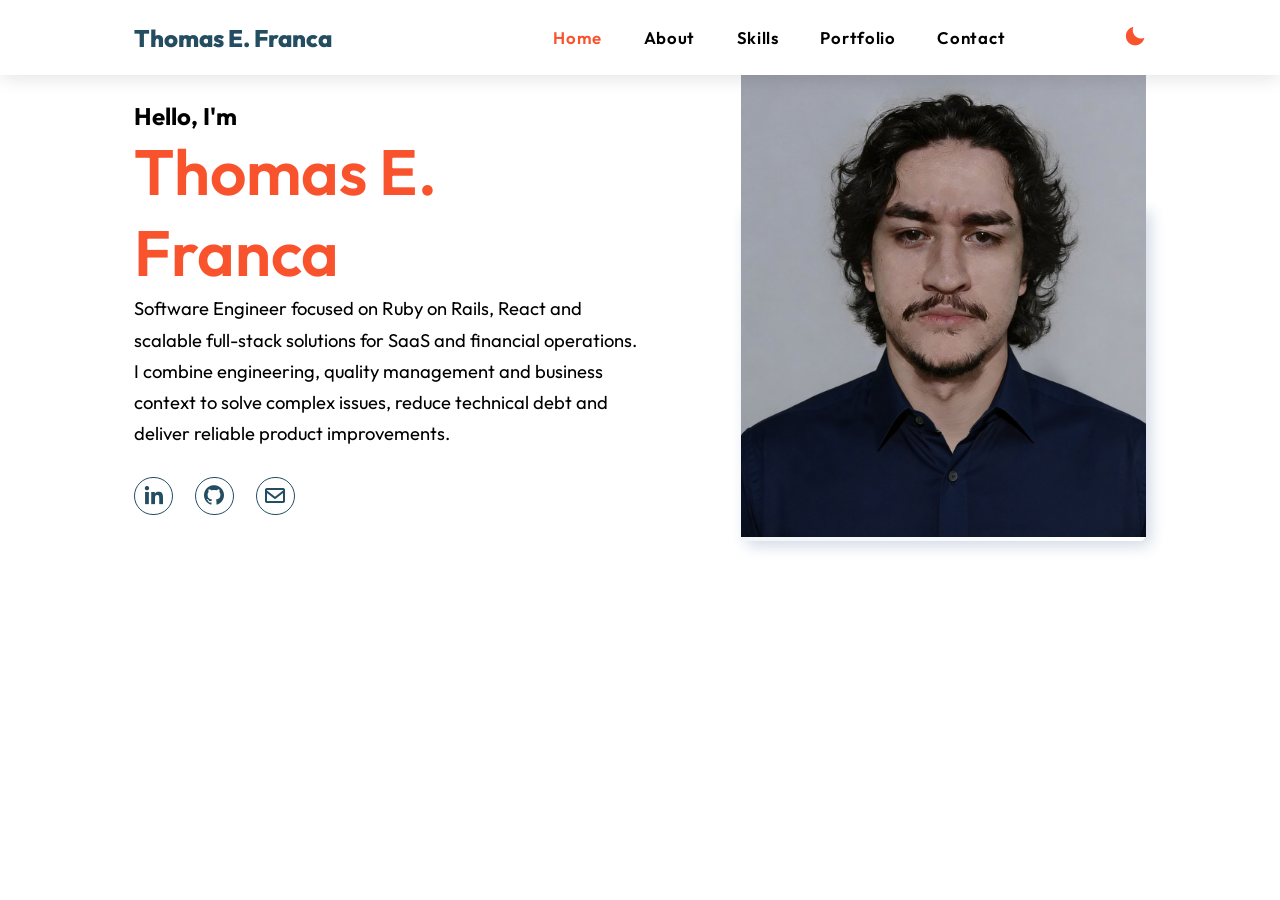
<file: index.html>
<!DOCTYPE html>
<html lang="en">

<head>
    <meta charset="UTF-8">
    <meta http-equiv="X-UA-Compatible" content="IE=edge">
    <meta name="viewport" content="width=device-width, initial-scale=1.0">
    <link href='https://unpkg.com/boxicons@2.1.4/css/boxicons.min.css' rel='stylesheet'>
    <link rel="stylesheet" href="intro.css">
    <title>Home - Thomas E. Franca</title>
</head>

<body>
    <header class="container">
        <div class="page-header">
            <div class="logo">
                <a href="https://www.linkedin.com/in/thomas-cornelio/?locale=en-US/" target="_blank" rel="noreferrer noopener">Thomas E. Franca</a>
            </div>
            <input type="checkbox" id="click">

            <label for="click" class="mainicon">
                <div class="menu">
                    <i class='bx bx-menu'></i>
                </div>
            </label>
            <ul>
                <li><a href="index.html" class="active" style="--navAni:1">Home</a></li>
                <li><a href="about.html" style="--navAni:2">About</a></li>
                <li><a href="skills.html" style="--navAni:3">Skills</a></li>
                <li><a href="portfolio.html" style="--navAni:4">Portfolio</a></li>
                <li><a href="contact.html" style="--navAni:5">Contact</a></li>
            </ul>
            <label class="mode">
                <input type="checkbox" id="darkModeToggle">
                <i class='bx bxs-moon'></i>
            </label>
        </div>
    </header>

    <section class="container">
        <div class="main">
            <div class="detail">
                <h3>Hello, I'm</h3>
                <h1><span style="color:#f9532d;">Thomas E. Franca</span></h1>
                <p>Software Engineer focused on Ruby on Rails, React and scalable full-stack solutions for SaaS and financial operations.</p>
                <p>I combine engineering, quality management and business context to solve complex issues, reduce technical debt and deliver reliable product improvements.</p>
                <div class="social">
                    <a href="https://www.linkedin.com/in/thomas-cornelio/?locale=en-US" target="_blank" rel="noreferrer noopener" style="--socialAni:1"><i class='bx bxl-linkedin'></i></a>
                    <a href="https://github.com/thomas-franca" target="_blank" rel="noreferrer noopener" style="--socialAni:2"><i class='bx bxl-github'></i></a>
                    <a href="mailto:thomasfcornelio@gmail.com" style="--socialAni:3"><i class='bx bx-envelope'></i></a>
                </div>
            </div>
            <div class="img-sec">
                <div class="images">
                    <img src="profile.png" alt="Thomas E. Franca profile picture" class="img-w">
                </div>
            </div>
        </div>
    </section>
    <script>
        const darkModeToggle = document.getElementById('darkModeToggle');
        const body = document.body;
        const isDarkMode = localStorage.getItem('darkMode') === 'enabled';
        if (isDarkMode) {
            body.classList.add('dark-mode');
            darkModeToggle.checked = true;
        }
        darkModeToggle.addEventListener('change', () => {
            if (darkModeToggle.checked) {
                body.classList.add('dark-mode');
                localStorage.setItem('darkMode', 'enabled');
            } else {
                body.classList.remove('dark-mode');
                localStorage.setItem('darkMode', 'disabled');
            }
        });
    </script>
</body>

</html>
</file>
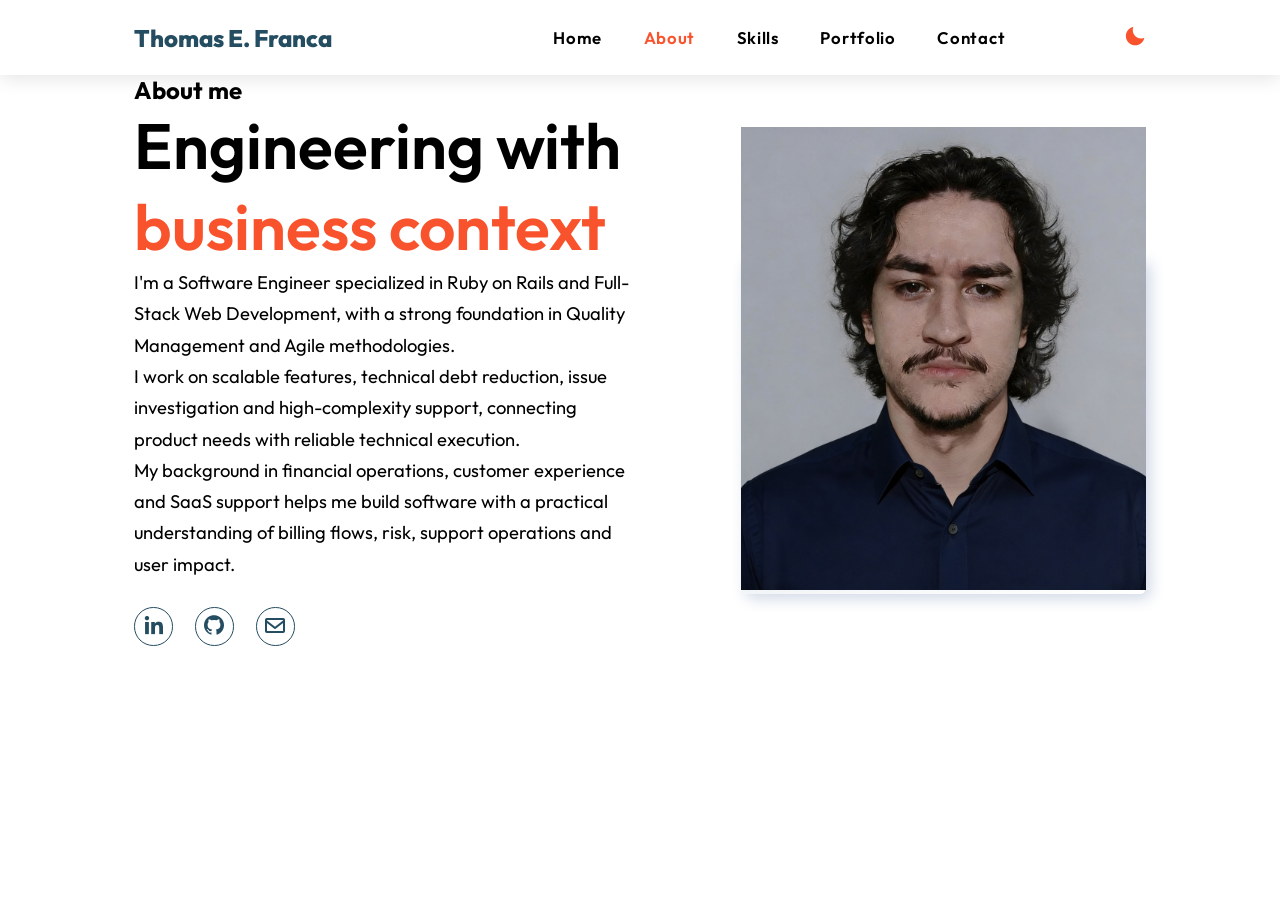
<file: about.html>
<!DOCTYPE html>
<html lang="en">

<head>
    <meta charset="UTF-8">
    <meta http-equiv="X-UA-Compatible" content="IE=edge">
    <meta name="viewport" content="width=device-width, initial-scale=1.0">
    <link href='https://unpkg.com/boxicons@2.1.4/css/boxicons.min.css' rel='stylesheet'>
    <link rel="stylesheet" href="intro.css">
    <title>About - Thomas E. Franca</title>
</head>

<body>
    <header class="container">
        <div class="page-header">
            <div class="logo">
                <a href="https://www.linkedin.com/in/thomas-cornelio/?locale=en-US" target="_blank" rel="noreferrer noopener">Thomas E. Franca</a>
            </div>
            <input type="checkbox" id="click">

            <label for="click" class="mainicon">
                <div class="menu">
                    <i class='bx bx-menu'></i>
                </div>
            </label>
            <ul>
                <li><a href="index.html" style="--navAni:1">Home</a></li>
                <li><a href="about.html" class="active" style="--navAni:2">About</a></li>
                <li><a href="skills.html" style="--navAni:3">Skills</a></li>
                <li><a href="portfolio.html" style="--navAni:4">Portfolio</a></li>
                <li><a href="contact.html" style="--navAni:5">Contact</a></li>
            </ul>
            <label class="mode">
                <input type="checkbox" id="darkModeToggle">
                <i class='bx bxs-moon'></i>
            </label>
        </div>
    </header>

    <section class="container">
        <div class="main">
            <div class="detail">
                <h3>About me</h3>
                <h1>Engineering with <span style="color:#f9532d;">business context</span></h1>
                <p>I'm a Software Engineer specialized in Ruby on Rails and Full-Stack Web Development, with a strong foundation in Quality Management and Agile methodologies.</p>
                <p>I work on scalable features, technical debt reduction, issue investigation and high-complexity support, connecting product needs with reliable technical execution.</p>
                <p>My background in financial operations, customer experience and SaaS support helps me build software with a practical understanding of billing flows, risk, support operations and user impact.</p>
                <div class="social">
                    <a href="https://www.linkedin.com/in/thomas-cornelio/?locale=en-US" target="_blank" rel="noreferrer noopener" style="--socialAni:1"><i class='bx bxl-linkedin'></i></a>
                    <a href="https://github.com/thomas-franca" target="_blank" rel="noreferrer noopener" style="--socialAni:2"><i class='bx bxl-github'></i></a>
                    <a href="mailto:thomasfcornelio@gmail.com" style="--socialAni:3"><i class='bx bx-envelope'></i></a>
                </div>
            </div>
            <div class="img-sec">
                <div class="images">
                    <img src="profile.png" alt="Thomas E. Franca profile picture" class="img-w">
                </div>
            </div>
        </div>
    </section>

    <script>
        const darkModeToggle = document.getElementById('darkModeToggle');
        const body = document.body;
        const isDarkMode = localStorage.getItem('darkMode') === 'enabled';
        if (isDarkMode) {
            body.classList.add('dark-mode');
            darkModeToggle.checked = true;
        }
        darkModeToggle.addEventListener('change', () => {
            if (darkModeToggle.checked) {
                body.classList.add('dark-mode');
                localStorage.setItem('darkMode', 'enabled');
            } else {
                body.classList.remove('dark-mode');
                localStorage.setItem('darkMode', 'disabled');
            }
        });
    </script>
</body>

</html>
</file>
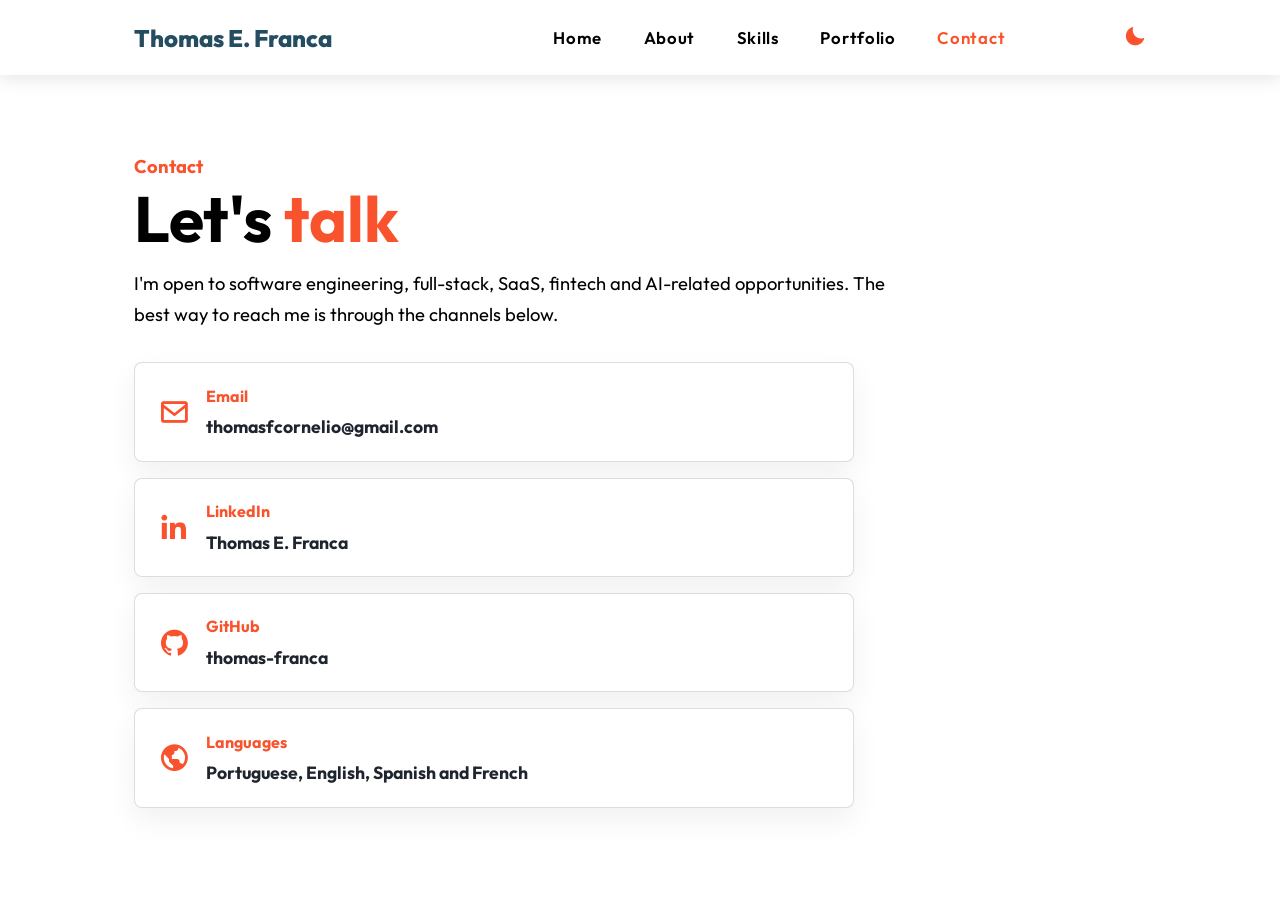
<file: contact.html>
<!DOCTYPE html>
<html lang="en">

<head>
    <meta charset="UTF-8">
    <meta http-equiv="X-UA-Compatible" content="IE=edge">
    <meta name="viewport" content="width=device-width, initial-scale=1.0">
    <link href='https://unpkg.com/boxicons@2.1.4/css/boxicons.min.css' rel='stylesheet'>
    <link rel="stylesheet" href="intro.css">
    <title>Contact - Thomas E. Franca</title>
</head>

<body>
    <header class="container">
        <div class="page-header">
            <div class="logo">
                <a href="https://www.linkedin.com/in/thomas-cornelio/?locale=en-US" target="_blank" rel="noreferrer noopener">Thomas E. Franca</a>
            </div>
            <input type="checkbox" id="click">

            <label for="click" class="mainicon">
                <div class="menu">
                    <i class='bx bx-menu'></i>
                </div>
            </label>
            <ul>
                <li><a href="index.html" style="--navAni:1">Home</a></li>
                <li><a href="about.html" style="--navAni:2">About</a></li>
                <li><a href="skills.html" style="--navAni:3">Skills</a></li>
                <li><a href="portfolio.html" style="--navAni:4">Portfolio</a></li>
                <li><a href="contact.html" class="active" style="--navAni:5">Contact</a></li>
            </ul>
            <label class="mode">
                <input type="checkbox" id="darkModeToggle">
                <i class='bx bxs-moon'></i>
            </label>
        </div>
    </header>

    <section class="container content-section">
        <div class="section-heading">
            <h3>Contact</h3>
            <h1>Let's <span>talk</span></h1>
            <p>I'm open to software engineering, full-stack, SaaS, fintech and AI-related opportunities. The best way to reach me is through the channels below.</p>
        </div>

        <div class="contact-list">
            <a class="contact-card" href="mailto:thomasfcornelio@gmail.com">
                <i class='bx bx-envelope'></i>
                <div>
                    <span>Email</span>
                    <strong>thomasfcornelio@gmail.com</strong>
                </div>
            </a>
            <a class="contact-card" href="https://www.linkedin.com/in/thomas-cornelio/?locale=en-US" target="_blank" rel="noreferrer noopener">
                <i class='bx bxl-linkedin'></i>
                <div>
                    <span>LinkedIn</span>
                    <strong>Thomas E. Franca</strong>
                </div>
            </a>
            <a class="contact-card" href="https://github.com/thomas-franca" target="_blank" rel="noreferrer noopener">
                <i class='bx bxl-github'></i>
                <div>
                    <span>GitHub</span>
                    <strong>thomas-franca</strong>
                </div>
            </a>
            <div class="contact-card">
                <i class='bx bx-world'></i>
                <div>
                    <span>Languages</span>
                    <strong>Portuguese, English, Spanish and French</strong>
                </div>
            </div>
        </div>
    </section>

    <script>
        const darkModeToggle = document.getElementById('darkModeToggle');
        const body = document.body;
        const isDarkMode = localStorage.getItem('darkMode') === 'enabled';
        if (isDarkMode) {
            body.classList.add('dark-mode');
            darkModeToggle.checked = true;
        }
        darkModeToggle.addEventListener('change', () => {
            if (darkModeToggle.checked) {
                body.classList.add('dark-mode');
                localStorage.setItem('darkMode', 'enabled');
            } else {
                body.classList.remove('dark-mode');
                localStorage.setItem('darkMode', 'disabled');
            }
        });
    </script>
</body>

</html>
</file>
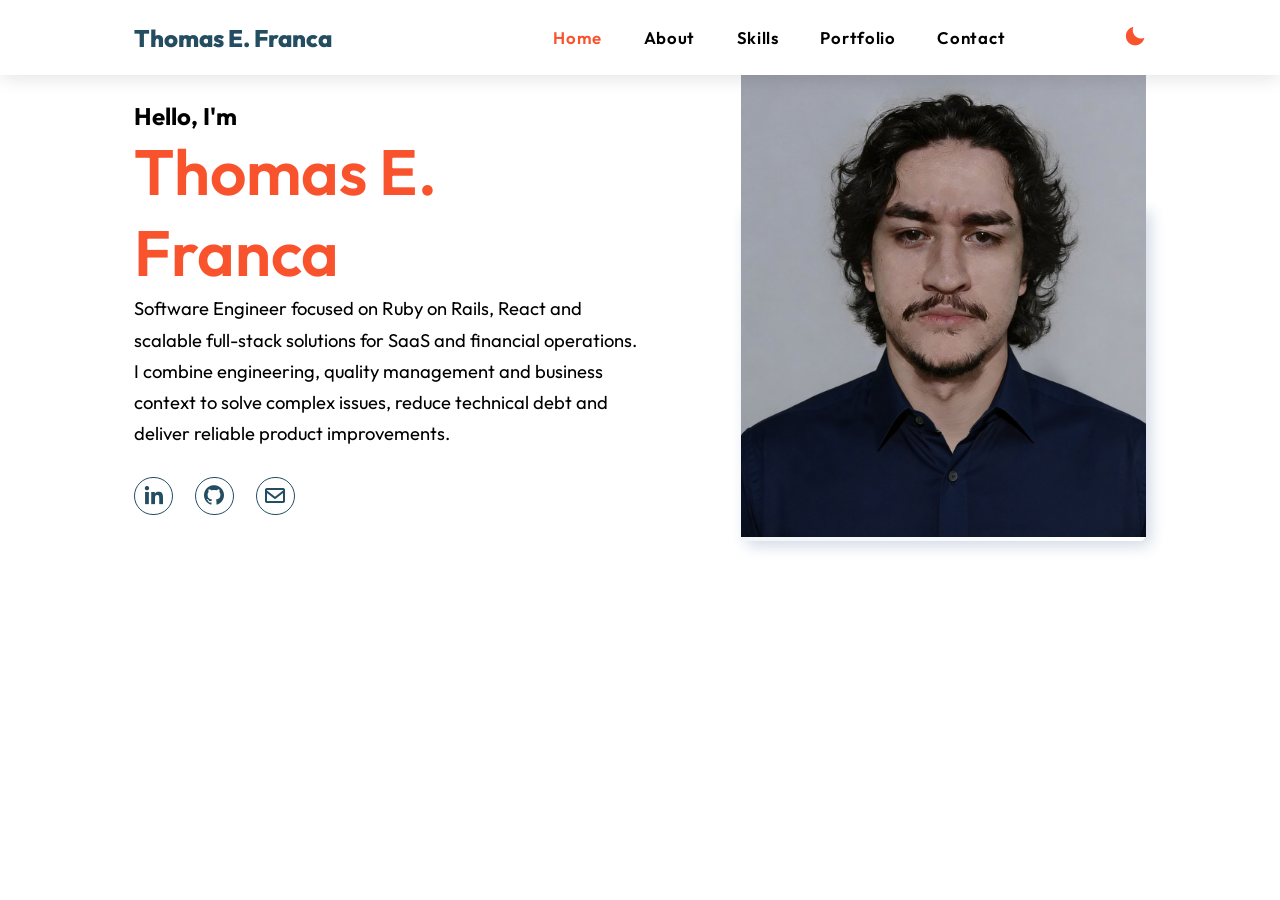
<file: intro.html>
<!DOCTYPE html>
<html lang="en">

<head>
    <meta charset="UTF-8">
    <meta http-equiv="X-UA-Compatible" content="IE=edge">
    <meta name="viewport" content="width=device-width, initial-scale=1.0">
    <link href='https://unpkg.com/boxicons@2.1.4/css/boxicons.min.css' rel='stylesheet'>
    <link rel="stylesheet" href="intro.css">
    <title>Home - Thomas E. Franca</title>
</head>

<body>
    <header class="container">
        <div class="page-header">
            <div class="logo">
                <a href="https://www.linkedin.com/in/thomas-cornelio/?locale=en-US/" target="_blank" rel="noreferrer noopener">Thomas E. Franca</a>
            </div>
            <input type="checkbox" id="click">

            <label for="click" class="mainicon">
                <div class="menu">
                    <i class='bx bx-menu'></i>
                </div>
            </label>
            <ul>
                <li><a href="index.html"  class="active" style="--navAni:1">Home</a></li>
                <li><a href="about.html" style="--navAni:2">About</a></li>
                <li><a href="skills.html" style="--navAni:3">Skills</a></li>
                <li><a href="portfolio.html" style="--navAni:4">Portfolio</a></li>
                <li><a href="contact.html" style="--navAni:5">Contact</a></li>
            </ul>
            <label class="mode">
                <input type="checkbox" id="darkModeToggle">
                <i class='bx bxs-moon'></i>
            </label>
        </div>
    </header>
    

</section>


    <section class="container">
        <div class="main">
            <div class="detail">
                <h3>Hello, I'm</h3>
                <h1><span style="color:#f9532d;">Thomas E. Franca</span></h1>
                <p>Software Engineer focused on Ruby on Rails, React and scalable full-stack solutions for SaaS and financial operations.</p>
                <p>I combine engineering, quality management and business context to solve complex issues, reduce technical debt and deliver reliable product improvements.</p>
                <div class="social">
                    <a href="https://www.linkedin.com/in/thomas-cornelio/?locale=en-US" target="_blank" rel="noreferrer noopener" style="--socialAni:1"><i class='bx bxl-linkedin'></i></a>
                    <a href="https://github.com/thomas-franca" target="_blank" rel="noreferrer noopener" style="--socialAni:2"><i class='bx bxl-github'></i></a>
                    <a href="mailto:thomasfcornelio@gmail.com" style="--socialAni:3"><i class='bx bx-envelope'></i></a>
                </div>
            </div>
            <div class="img-sec">
                <div class="images">
                    <img src="profile.png" alt="" class="img-w">
                </div>
            </div>
        </div>
    </section>
    <script>
        const darkModeToggle = document.getElementById('darkModeToggle');
        const body = document.body;
        const isDarkMode = localStorage.getItem('darkMode') === 'enabled';
        if (isDarkMode) {
            body.classList.add('dark-mode');
            darkModeToggle.checked = true;
        }
        darkModeToggle.addEventListener('change', () => {
            if (darkModeToggle.checked) {
                body.classList.add('dark-mode');
                localStorage.setItem('darkMode', 'enabled');
            } else {
                body.classList.remove('dark-mode');
                localStorage.setItem('darkMode', 'disabled');
            }
        });
    </script>
    
</body>

</html>
</file>
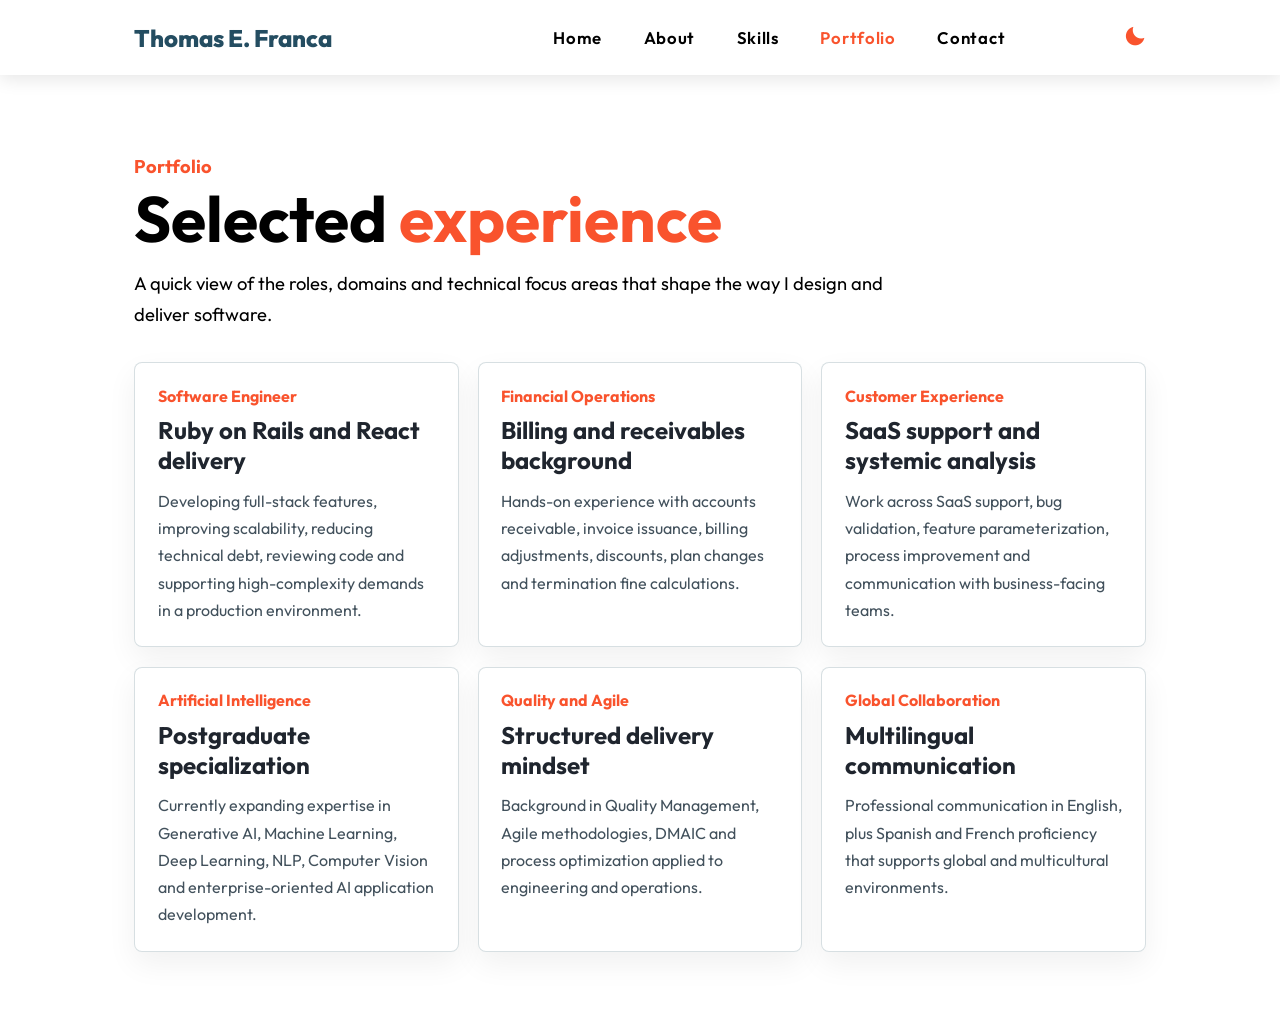
<file: portfolio.html>
<!DOCTYPE html>
<html lang="en">

<head>
    <meta charset="UTF-8">
    <meta http-equiv="X-UA-Compatible" content="IE=edge">
    <meta name="viewport" content="width=device-width, initial-scale=1.0">
    <link href='https://unpkg.com/boxicons@2.1.4/css/boxicons.min.css' rel='stylesheet'>
    <link rel="stylesheet" href="intro.css">
    <title>Portfolio - Thomas E. Franca</title>
</head>

<body>
    <header class="container">
        <div class="page-header">
            <div class="logo">
                <a href="https://www.linkedin.com/in/thomas-cornelio/?locale=en-US" target="_blank" rel="noreferrer noopener">Thomas E. Franca</a>
            </div>
            <input type="checkbox" id="click">

            <label for="click" class="mainicon">
                <div class="menu">
                    <i class='bx bx-menu'></i>
                </div>
            </label>
            <ul>
                <li><a href="index.html" style="--navAni:1">Home</a></li>
                <li><a href="about.html" style="--navAni:2">About</a></li>
                <li><a href="skills.html" style="--navAni:3">Skills</a></li>
                <li><a href="portfolio.html" class="active" style="--navAni:4">Portfolio</a></li>
                <li><a href="contact.html" style="--navAni:5">Contact</a></li>
            </ul>
            <label class="mode">
                <input type="checkbox" id="darkModeToggle">
                <i class='bx bxs-moon'></i>
            </label>
        </div>
    </header>

    <section class="container content-section">
        <div class="section-heading">
            <h3>Portfolio</h3>
            <h1>Selected <span>experience</span></h1>
            <p>A quick view of the roles, domains and technical focus areas that shape the way I design and deliver software.</p>
        </div>

        <div class="card-grid">
            <article class="project-card">
                <span>Software Engineer</span>
                <h2>Ruby on Rails and React delivery</h2>
                <p>Developing full-stack features, improving scalability, reducing technical debt, reviewing code and supporting high-complexity demands in a production environment.</p>
            </article>
            <article class="project-card">
                <span>Financial Operations</span>
                <h2>Billing and receivables background</h2>
                <p>Hands-on experience with accounts receivable, invoice issuance, billing adjustments, discounts, plan changes and termination fine calculations.</p>
            </article>
            <article class="project-card">
                <span>Customer Experience</span>
                <h2>SaaS support and systemic analysis</h2>
                <p>Work across SaaS support, bug validation, feature parameterization, process improvement and communication with business-facing teams.</p>
            </article>
            <article class="project-card">
                <span>Artificial Intelligence</span>
                <h2>Postgraduate specialization</h2>
                <p>Currently expanding expertise in Generative AI, Machine Learning, Deep Learning, NLP, Computer Vision and enterprise-oriented AI application development.</p>
            </article>
            <article class="project-card">
                <span>Quality and Agile</span>
                <h2>Structured delivery mindset</h2>
                <p>Background in Quality Management, Agile methodologies, DMAIC and process optimization applied to engineering and operations.</p>
            </article>
            <article class="project-card">
                <span>Global Collaboration</span>
                <h2>Multilingual communication</h2>
                <p>Professional communication in English, plus Spanish and French proficiency that supports global and multicultural environments.</p>
            </article>
        </div>
    </section>

    <script>
        const darkModeToggle = document.getElementById('darkModeToggle');
        const body = document.body;
        const isDarkMode = localStorage.getItem('darkMode') === 'enabled';
        if (isDarkMode) {
            body.classList.add('dark-mode');
            darkModeToggle.checked = true;
        }
        darkModeToggle.addEventListener('change', () => {
            if (darkModeToggle.checked) {
                body.classList.add('dark-mode');
                localStorage.setItem('darkMode', 'enabled');
            } else {
                body.classList.remove('dark-mode');
                localStorage.setItem('darkMode', 'disabled');
            }
        });
    </script>
</body>

</html>
</file>
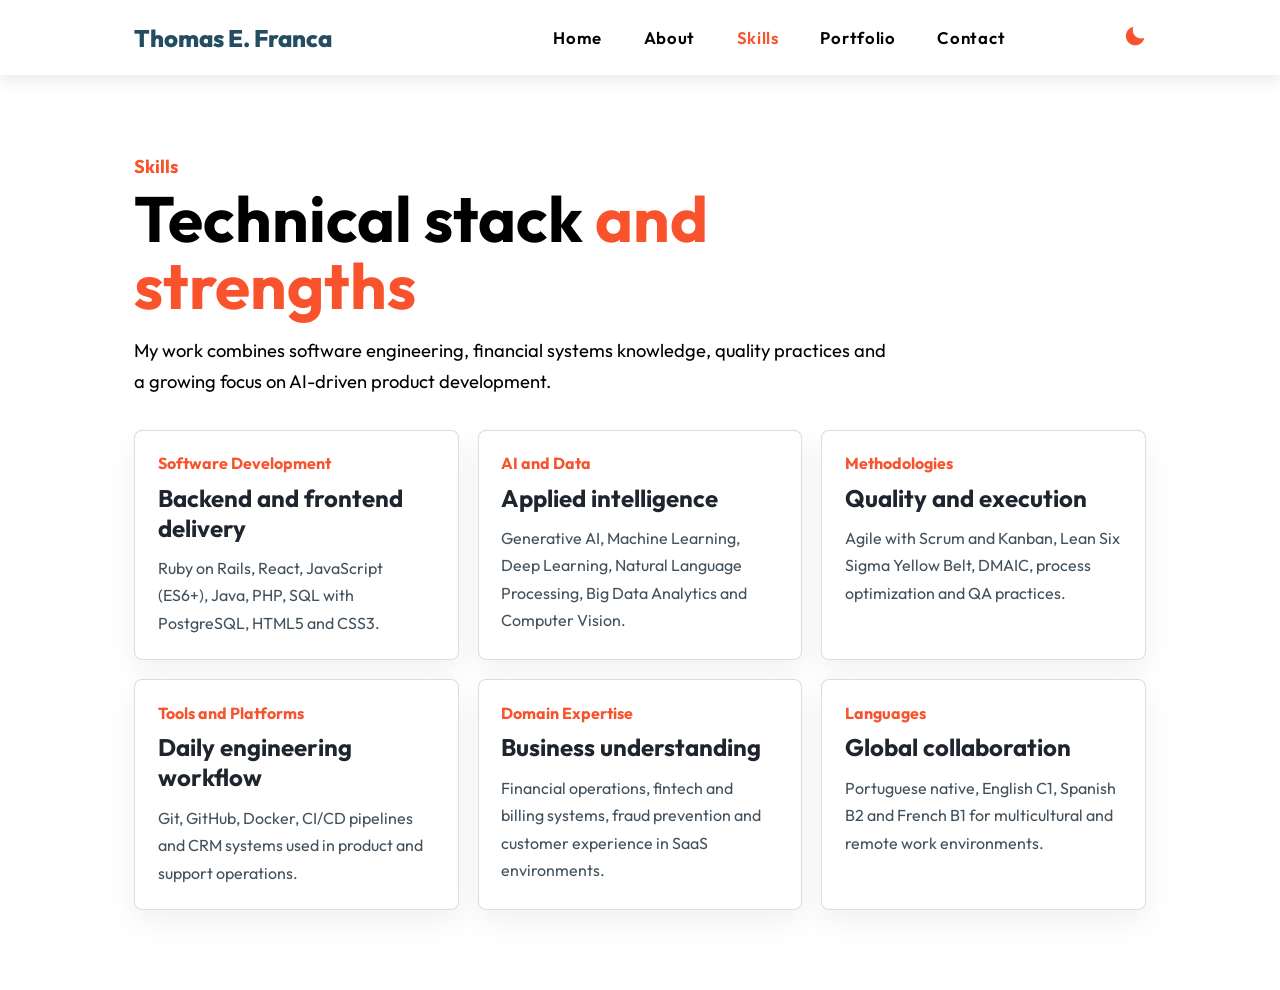
<file: skills.html>
<!DOCTYPE html>
<html lang="en">

<head>
    <meta charset="UTF-8">
    <meta http-equiv="X-UA-Compatible" content="IE=edge">
    <meta name="viewport" content="width=device-width, initial-scale=1.0">
    <link href='https://unpkg.com/boxicons@2.1.4/css/boxicons.min.css' rel='stylesheet'>
    <link rel="stylesheet" href="intro.css">
    <title>Skills - Thomas E. Franca</title>
</head>

<body>
    <header class="container">
        <div class="page-header">
            <div class="logo">
                <a href="https://www.linkedin.com/in/thomas-cornelio/?locale=en-US" target="_blank" rel="noreferrer noopener">Thomas E. Franca</a>
            </div>
            <input type="checkbox" id="click">

            <label for="click" class="mainicon">
                <div class="menu">
                    <i class='bx bx-menu'></i>
                </div>
            </label>
            <ul>
                <li><a href="index.html" style="--navAni:1">Home</a></li>
                <li><a href="about.html" style="--navAni:2">About</a></li>
                <li><a href="skills.html" class="active" style="--navAni:3">Skills</a></li>
                <li><a href="portfolio.html" style="--navAni:4">Portfolio</a></li>
                <li><a href="contact.html" style="--navAni:5">Contact</a></li>
            </ul>
            <label class="mode">
                <input type="checkbox" id="darkModeToggle">
                <i class='bx bxs-moon'></i>
            </label>
        </div>
    </header>

    <section class="container content-section">
        <div class="section-heading">
            <h3>Skills</h3>
            <h1>Technical stack <span>and strengths</span></h1>
            <p>My work combines software engineering, financial systems knowledge, quality practices and a growing focus on AI-driven product development.</p>
        </div>

        <div class="card-grid">
            <article class="project-card">
                <span>Software Development</span>
                <h2>Backend and frontend delivery</h2>
                <p>Ruby on Rails, React, JavaScript (ES6+), Java, PHP, SQL with PostgreSQL, HTML5 and CSS3.</p>
            </article>
            <article class="project-card">
                <span>AI and Data</span>
                <h2>Applied intelligence</h2>
                <p>Generative AI, Machine Learning, Deep Learning, Natural Language Processing, Big Data Analytics and Computer Vision.</p>
            </article>
            <article class="project-card">
                <span>Methodologies</span>
                <h2>Quality and execution</h2>
                <p>Agile with Scrum and Kanban, Lean Six Sigma Yellow Belt, DMAIC, process optimization and QA practices.</p>
            </article>
            <article class="project-card">
                <span>Tools and Platforms</span>
                <h2>Daily engineering workflow</h2>
                <p>Git, GitHub, Docker, CI/CD pipelines and CRM systems used in product and support operations.</p>
            </article>
            <article class="project-card">
                <span>Domain Expertise</span>
                <h2>Business understanding</h2>
                <p>Financial operations, fintech and billing systems, fraud prevention and customer experience in SaaS environments.</p>
            </article>
            <article class="project-card">
                <span>Languages</span>
                <h2>Global collaboration</h2>
                <p>Portuguese native, English C1, Spanish B2 and French B1 for multicultural and remote work environments.</p>
            </article>
        </div>
    </section>

    <script>
        const darkModeToggle = document.getElementById('darkModeToggle');
        const body = document.body;
        const isDarkMode = localStorage.getItem('darkMode') === 'enabled';
        if (isDarkMode) {
            body.classList.add('dark-mode');
            darkModeToggle.checked = true;
        }
        darkModeToggle.addEventListener('change', () => {
            if (darkModeToggle.checked) {
                body.classList.add('dark-mode');
                localStorage.setItem('darkMode', 'enabled');
            } else {
                body.classList.remove('dark-mode');
                localStorage.setItem('darkMode', 'disabled');
            }
        });
    </script>
</body>

</html>
</file>
<file: intro.css>
@import url('https://fonts.googleapis.com/css2?family=Poppins:wght@100;200;300;400;500;600;700;800&display=swap');
@import url('https://fonts.googleapis.com/css2?family=Outfit:wght@200;300;400;500;600;700;800&family=Roboto:wght@100;300;400&display=swap');

:root {
    --primary-color: #f9532d;
    --primary-dark: #1F252E;
}

* {
    margin: 0;
    padding: 0;
    scroll-behavior: smooth;
}

body {
    font-family: 'Outfit', sans-serif;

}
/* Genral */
.container {
    padding: 0 8.4rem;
}

.img-w {
    width: 100%;
}
/* Nav */
header {
    position: relative;
    box-shadow: 0 4px 17px rgba(0, 0, 0, .1);
    background: #fff;
    position: sticky;
    top: 0;
    z-index: 1;
}

.page-header {
    display: flex;
    justify-content: space-between;
    align-items: center;
    padding: 1rem 0;
}

.logo {
    font-size: 1.5rem;
    font-weight: 800;
    opacity: 0;
    animation: leftSideAni 1s ease forwards;
}

.logo a {
    color: #244D61;
    text-decoration: none;
}

ul {
    display: flex;
    gap: .6rem;
    list-style-type: none;
    background-color: transparent;
    overflow: hidden;
}

li a {
    display: inline-block;
    padding: .3rem 1rem;
    color: var(--nav-text);
    text-decoration: none;
    font-size: 1.05rem;
    font-weight: 600;
    letter-spacing: .7px;
    border-radius: 36px;
    line-height: 2;
    transition: .3s;
    opacity: 0;
    animation: navani .3s ease forwards;
    animation-delay: calc(.15s * var(--navAni));
}

li a.active,
li a:hover {
    color: var(--primary-color);
}

#click {
    display: none;
}

.menu {
    display: none;
}

/* Nav End */

/* Section 1 */
.mode i {
    font-size: 1.4rem;
    cursor: pointer;
    color: var(--primary-color);
    opacity: 0;
    animation: rightSideAni 1.5s ease forwards;
}

.main {
    display: grid;
    grid-template-columns: repeat(auto-fit, minmax(277px, 1fr));
    row-gap: 2rem;
    align-items: center;
}
.main h3 {
    font-size: 1.5rem;
    opacity: 0;
    animation: topSideAni 1s ease forwards;
}
.main h1 {
    font-size: 4rem;
    font-weight: 600;
    opacity: 0;
    animation: leftSideAni 1s ease forwards;
    animation-delay: 1s;
}

.main p {
    line-height: 1.7;
    font-size: 1.15rem;
    opacity: 0;
    animation: topSideAni 1.5s ease forwards;
}

.social {
    display: flex;
    flex-wrap: wrap;
    gap: 1.4rem;
    margin-top: 1.7rem;
}

.social a {
    display: grid;
    place-items: center;
    text-decoration: none;
    color: #244D61;
    font-size: 1.5rem;
    border: 1.6px solid #244D61;
    border-radius: 50%;
    padding: 0.39rem;
    text-align: center;
    opacity: 0;
    animation: SocialAni 1s ease forwards;
    animation-delay: calc(.2s * var(--socialAni));
}

.social a:hover {
    color: #fff;
    background-color: #244D61;
    box-shadow: 0 0 20px #244D61;
    transition: all .3s ease-in-out;
}
.images img {
    position: relative;
}

.images::before {
    content: "";
    position: absolute;
    width: 100%;
    height: calc(100% - 130px);
    left: 50%;
    bottom: 0;
    transform: translateX(-50%);
    border-radius: 6px;
}

.images::before {
    background: linear-gradient(145deg, #e2e8ec, #ffffff);
    box-shadow: 5px 5px 15px #D1D9E6, -5px -5px 15px #ffffff;
}

.images {
    width: 80%;
    margin-left: auto;
    position: relative;
    z-index: -1;
}
.images {
    opacity: 0;
    animation: imageAni 1s ease forwards;
    animation-delay: 1.5s;
}

/* Section 1 End */

/* Inner Pages */
.content-section {
    padding-top: 5rem;
    padding-bottom: 5rem;
}

.section-heading {
    max-width: 760px;
    margin-bottom: 2rem;
}

.section-heading h3 {
    color: var(--primary-color);
    font-size: 1.15rem;
    margin-bottom: .4rem;
    opacity: 0;
    animation: topSideAni 1s ease forwards;
}

.section-heading h1 {
    font-size: 4rem;
    line-height: 1.05;
    font-weight: 700;
    margin-bottom: 1rem;
    opacity: 0;
    animation: leftSideAni 1s ease forwards;
}

.section-heading h1 span {
    color: var(--primary-color);
}

.section-heading p {
    line-height: 1.7;
    font-size: 1.15rem;
    opacity: 0;
    animation: topSideAni 1.5s ease forwards;
}

.card-grid {
    display: grid;
    grid-template-columns: repeat(auto-fit, minmax(240px, 1fr));
    gap: 1.2rem;
}

.project-card,
.contact-card {
    border: 1px solid rgba(36, 77, 97, .18);
    border-radius: 8px;
    padding: 1.4rem;
    background: #fff;
    box-shadow: 0 12px 30px rgba(0, 0, 0, .06);
    opacity: 0;
    animation: topSideAni 1s ease forwards;
}

.project-card span,
.contact-card span {
    display: inline-block;
    color: var(--primary-color);
    font-weight: 700;
    margin-bottom: .6rem;
}

.project-card h2 {
    color: #1F252E;
    margin-bottom: .8rem;
}

.project-card p {
    color: #42515c;
    line-height: 1.7;
}

.contact-list {
    display: grid;
    gap: 1rem;
    max-width: 720px;
}

.contact-card {
    display: flex;
    align-items: center;
    gap: 1rem;
    color: #1F252E;
    text-decoration: none;
}

.contact-card i {
    color: var(--primary-color);
    font-size: 2rem;
}

.contact-card strong {
    display: block;
    font-size: 1.1rem;
}

.contact-card:hover {
    transform: translateY(-2px);
    transition: .3s;
}

/* Dark Mode */

.dark-mode {
    background-color: var(--primary-dark);
    color: #ffffff;
}

.mode input {
    display: none;
}

:is(.dark-mode) {
    .social a {
        color: var(--primary-color);
        border: 1.6px solid var(--primary-color);
    }

    .social a:hover {
        color: var(--primary-dark);
        background-color: var(--primary-color);
        box-shadow: 0 0 20px var(--primary-color);
    }

    .logo a {
        color: #fff;
    }

    .images::before {
        background: linear-gradient(145deg, #1f252e, #2e3239);
        box-shadow: 10px 10px 19px #1c1e22, -10px -10px 19px #1b1f27;
    }

    .project-card,
    .contact-card {
        background: #252b35;
        border-color: rgba(249, 83, 45, .24);
        color: #fff;
    }

    .project-card h2,
    .contact-card {
        color: #fff;
    }

    .project-card p {
        color: #d8dde4;
    }
}

.dark-mode header {
    box-shadow: 0 4px 17px rgb(80 80 80 / 31%);
    background: var(--primary-dark);
}

/* Animation */
@keyframes leftSideAni {
    0% {
        transform: translateX(-100px);
        opacity: 0;
    }
    100% {
        transform: translateX(0);
        opacity: 1;
    }
}
@keyframes navani {
    0% {
        transform: translateY(100px);
        opacity: 0;
    }
    100% {
        transform: translateY(0);
        opacity: 1;
    }
}
@keyframes rightSideAni {
    0% {
        transform: translateX(100px);
        opacity: 0;
    }
    100% {
        transform: translateX(0);
        opacity: 1;
    }
}
@keyframes topSideAni {
    0% {
        transform: translateY(-100px);
        opacity: 0;
    }
    100% {
        transform: translateY(0);
        opacity: 1;
    }
}
@keyframes SocialAni {
    0% {
        transform: translateY(100px);
        opacity: 0;
    }
    100% {
        transform: translateY(0);
        opacity: 1;
    }
}
/* @keyframes ImgAni {
    0% {
        transform: translateX(0);
    }
    50% {
        transform: translateX(-9px);
    }
    100% {
        transform: translateX(0);
    }
} */
@keyframes imageAni {
    0% {
        opacity: 0;
        transform: scale(0);
    }
    100% {
        opacity: 1;
        transform: scale(1);
    }
}

@media screen and (max-width: 1024px) {
    .container {
        padding: 0 4.4rem;
    }
}

@media screen and (max-width: 768px) {
    .container {
        padding: 0 1.6rem;
    }
}

@media screen and (max-width:600px) {

    header {
        height: auto;
    }

    ul {
        background: #fff;
        width: 100%;
        height: 100vh;
        position: absolute;
        display: flex;
        flex-direction: column;
        text-align: center;
        top: 3.4rem;
        left: -100%;
        z-index: 111111;
    }

    .menu {
        display: block;
        font-size: 1.5rem;
        font-weight: bold;
        color: #244D61;
    }

    #click:checked~ul {
        left: 0%;
        transition: all 0.3s ease;
    }

    .dark-mode .menu {
        color: var(--primary-color);
    }

    .dark-mode ul {
        background: var(--primary-dark);
    }

    .mode {
        position: absolute;
        right: 4rem;
    }

    .images {
        width: 100%;
        margin: auto;
    }

    .main {
        margin-top: 2rem;
    }

    .section-heading h1 {
        font-size: 2.8rem;
    }
}
</file>
